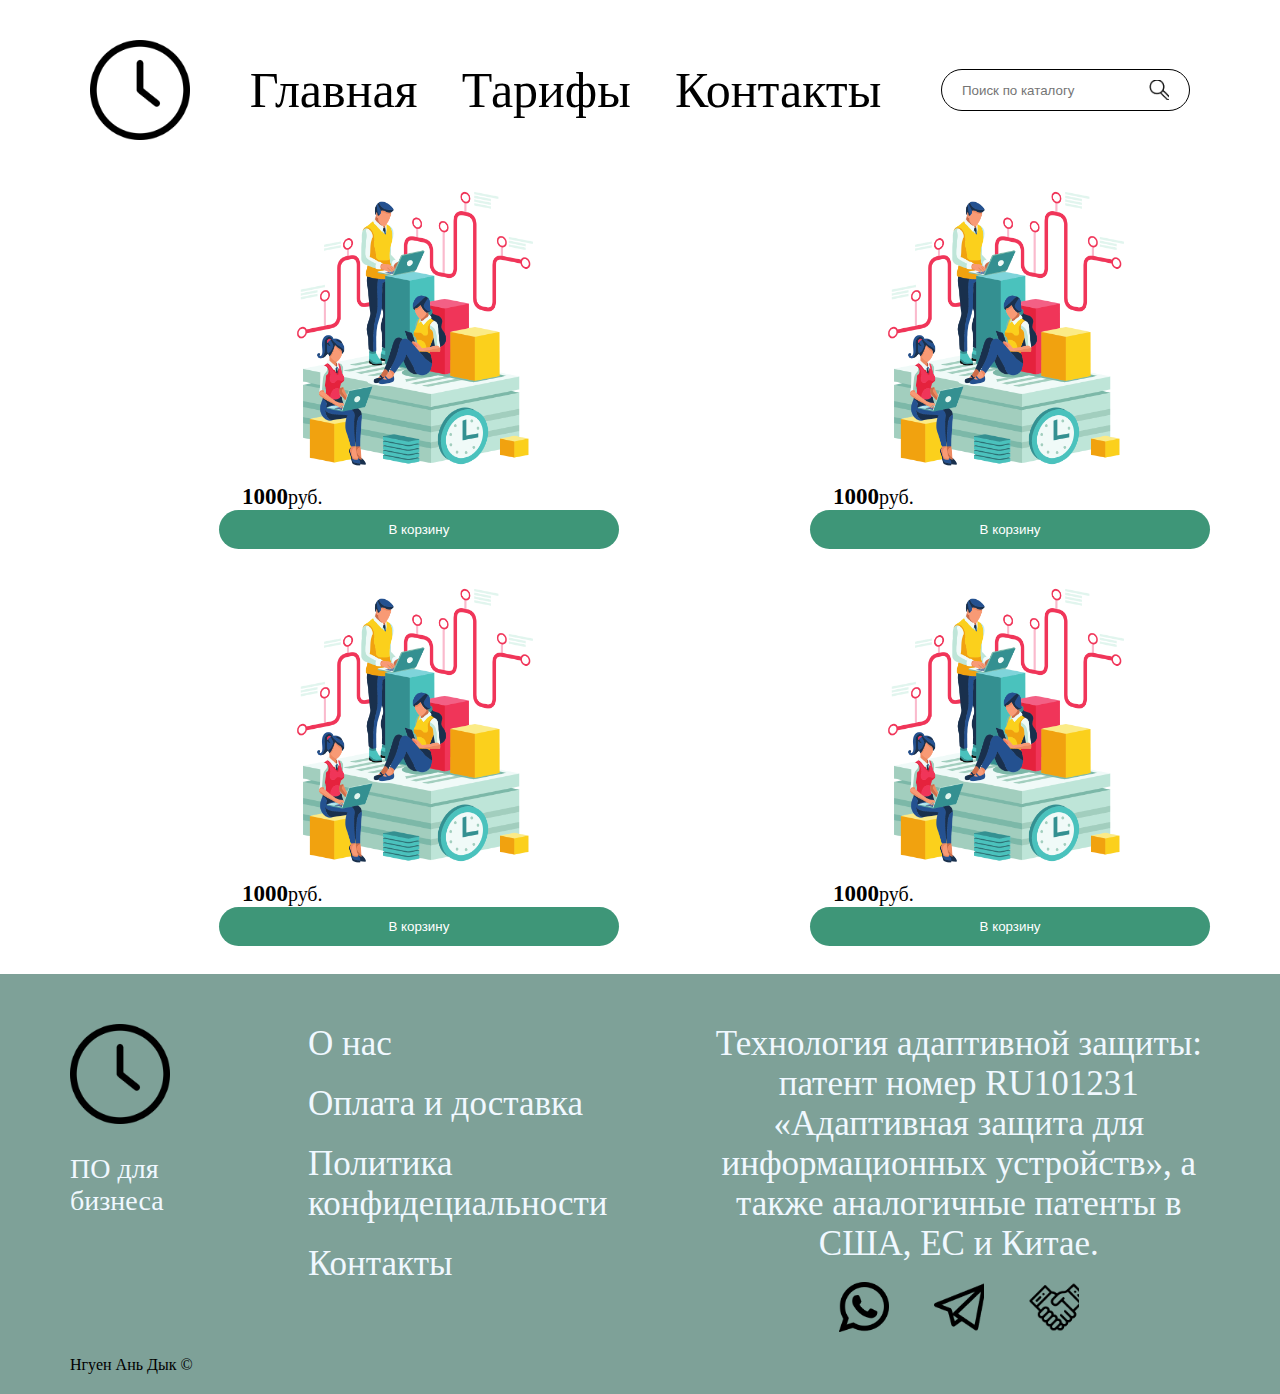
<file: index.html>
<!DOCTYPE html>
<html lang="ru">
<head>
    <meta charset="UTF-8">
    <title> Главная</title>
    <link rel="stylesheet" type="text/css" href="css/glavnay.css"/>
    <link rel="stylesheet" type="text/css" href="css/"/>
    <link rel="stylesheet" type="text/css" href="css/footer.css"/>
    <link rel="stylesheet" type="text/css" href="css/main.css"/>
</head>
<body>
    <header class='cantainer-fluid'>
        <div class='container d-flex'>
            <img src="image/image 11.png" alt='Logo' width="100" height="100"/>
            <nav class='menu'>
                <a href="#">Главная</a>
                <a href="#">Тарифы</a>
                <a href="#">Контакты</a>
            </nav>
            <form name='search' action='#' method = 'get'>
                <div class="d-flex">
                    <input type='text' name='search' placeholder='Поиск по каталогу'/>
                    <input type='submit' name='search' value=''/>
                </div>
            </form>
        </div>
    </header>

    <main class="container-fluid">
        <div class="container">
                <div class="block1 d-flex">
                    <nav class="menu">
                         <a href="#"></a>
                         <a href="#"></a>    
                         <a href="#"></a>    
                         <a href="#"></a>    
                         <a href="#"></a>    
                         <a href="#"></a>             
                    </nav>
                    <div class="items">
                        <div class="boxes d-flex">
                            <div class="box">
                                <figure>
                                    <img src="image/people.png" alt="tovar" width="400" height="300">
                                    <figcaption>
                                        <p><span class="price">1000</span>руб.</p>
                                    </figcaption>
                                    <button>В корзину</button>
                                </figure>
                            </div>
                            <div class="box">
                                <figure>
                                    <img src="image/people.png" alt="товар" width="400" height="300">
                                    <figcaption>
                                        <p><span class="price">1000</span>руб.</p>
                                    </figcaption>
                                    <button>В корзину</button>
                                </figure>
                            </div>
                            <div class="box">
                                <figure>
                                    <img src="image/people.png" alt="товар" width="400" height="300">
                                    <figcaption>
                                        <p><span class="price">1000</span>руб.</p>
                                    </figcaption>
                                    <button>В корзину</button>
                                </figure>
                            </div>
                            <div class="box">
                                <figure>
                                    <img src="image/people.png" alt="товар" width="400" height="300">
                                    <figcaption>
                                        <p><span class="price">1000</span>руб.</p>
                                    </figcaption>
                                    <button>В корзину</button>
                                </figure>
                            </div>
                        </div>
                    </div>
                </div>
        </div>
    </main>


















    <footer class="container-fluid">
        <div class="container d-flex">
            <div class="left d-flex">
                <figure>
                    <img src="image/image 11.png" alt='Logo' width="100" height="100">
                    <figcaption>
                        ПО для бизнеса
                    </figcaption>
                </figure>
                <nav>
                    <a href="index1.html">О нас</a>
                    <a href="#">Оплата и доставка</a>
                    <a href="index2.html">Политика конфидециальности</a>
                    <a href="#">Контакты</a>
                </nav>
           
            <div class="right d-flex">
                <div>
                    <p>
                        Технология адаптивной защиты: патент номер RU101231 «Адаптивная защита для информационных устройств», а
                        также аналогичные патенты в США, ЕС и Китае.
                    </p>
                    <a href="#" class ="box whatsup"></a>
                    <a href="#" class ="box telegram"></a>
                    <a href="#" class ="box vk"></a>
                </div>
            </div>
        </div>

        </div>
        <div class="container copyraghts">
            <p>Нгуен Ань Дык &copy;</p>

        </div>
    </footer>

</body>
</html>
</file>
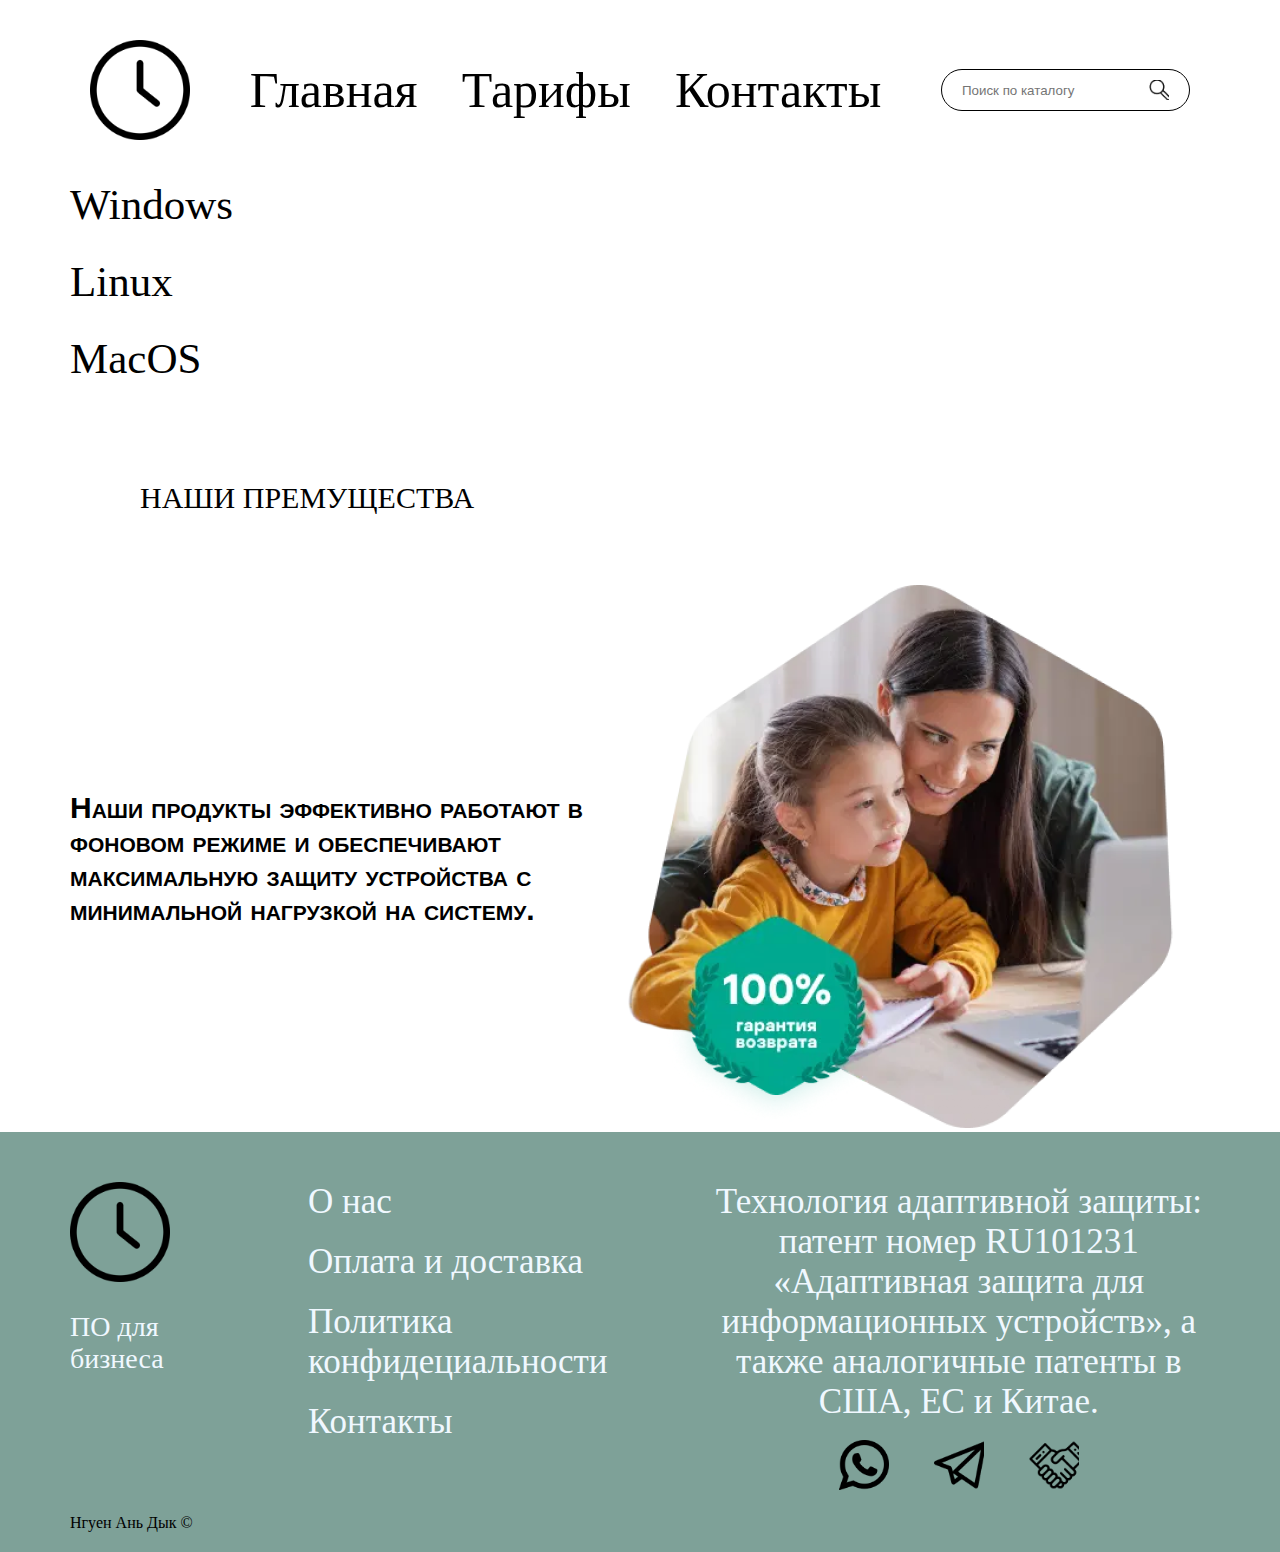
<file: index1.html>
<!DOCTYPE html>
<html lang="ru">
<head>
    <meta charset="UTF-8">
    <title> Главная</title>
    <link rel="stylesheet" type="text/css" href="css/glavnay.css"/>
    <link rel="stylesheet" type="text/css" href="css/header.css"/>
    <link rel="stylesheet" type="text/css" href="css/footer.css"/>
    <link rel="stylesheet" type="text/css" href="css/main.css"/>
</head>
<body>
    <header class='cantainer-fluid'>
        <div class='container d-flex'>
            <img src="image/image 11.png" alt='Logo' width="100" height="100"/>
            <nav class='menu'>
                <a href="index.html">Главная</a>
                <a href="#">Тарифы</a>
                <a href="#">Контакты</a>
            </nav>
            <form name='search' action='#' method = 'get'>
                <div class="d-flex">
                    <input type='text' name='search' placeholder='Поиск по каталогу'/>
                    <input type='submit' name='search' value=''/>
                </div>
            </form>
        </div>
    </header>

    <main class="container-fluid">
        <div class="container">
                <div class="block1 d-flex">
                    <nav class="menu">
                         <a href="#">Windows</a>
                         <a href="#">Linux</a>    
                         <a href="#">MacOS</a>    
                         <a href="#"></a>    
                         <a href="#"></a>    
                         <a href="#"></a>             
                    </nav>
                    <div class="items">

                    </div>
                </div>
                <div class="adv">
                    <h2>НАШИ ПРЕМУЩЕСТВА</h2>
                    <div class="d-flex">
                        <div>
                            <div> 
                                <p>Наши продукты эффективно работают в фоновом режиме и обеспечивают максимальную защиту устройства с минимальной нагрузкой на систему. </p>
                            </div>
                        </div>
                        <div>
                            <figure>
                                <img src="image/child.png" alt="adv">
                            </figure>
                        </div>
                    </div>
                </div>
        </div>
    </main>


















    <footer class="container-fluid">
        <div class="container d-flex">
            <div class="left d-flex">
                <figure>
                    <img src="image/image 11.png" alt='Logo' width="100" height="100">
                    <figcaption>
                        ПО для бизнеса
                    </figcaption>
                </figure>
                <nav>
                    <a href="#">О нас</a>
                    <a href="#">Оплата и доставка</a>
                    <a href="#">Политика конфидециальности</a>
                    <a href="#">Контакты</a>
                </nav>
           
            <div class="right">
                <div>
                    <p>
                        Технология адаптивной защиты: патент номер RU101231 «Адаптивная защита для информационных устройств», а
                        также аналогичные патенты в США, ЕС и Китае.
                    </p>
                    <a href="#" class ="box whatsup"></a>
                    <a href="#" class ="box telegram"></a>
                    <a href="#" class ="box vk"></a>
                </div>
            </div>
        </div>

        </div>
        <div class="container copyraghts">
            <p>Нгуен Ань Дык &copy;</p>

        </div>
    </footer>

</body>
</html>
</file>
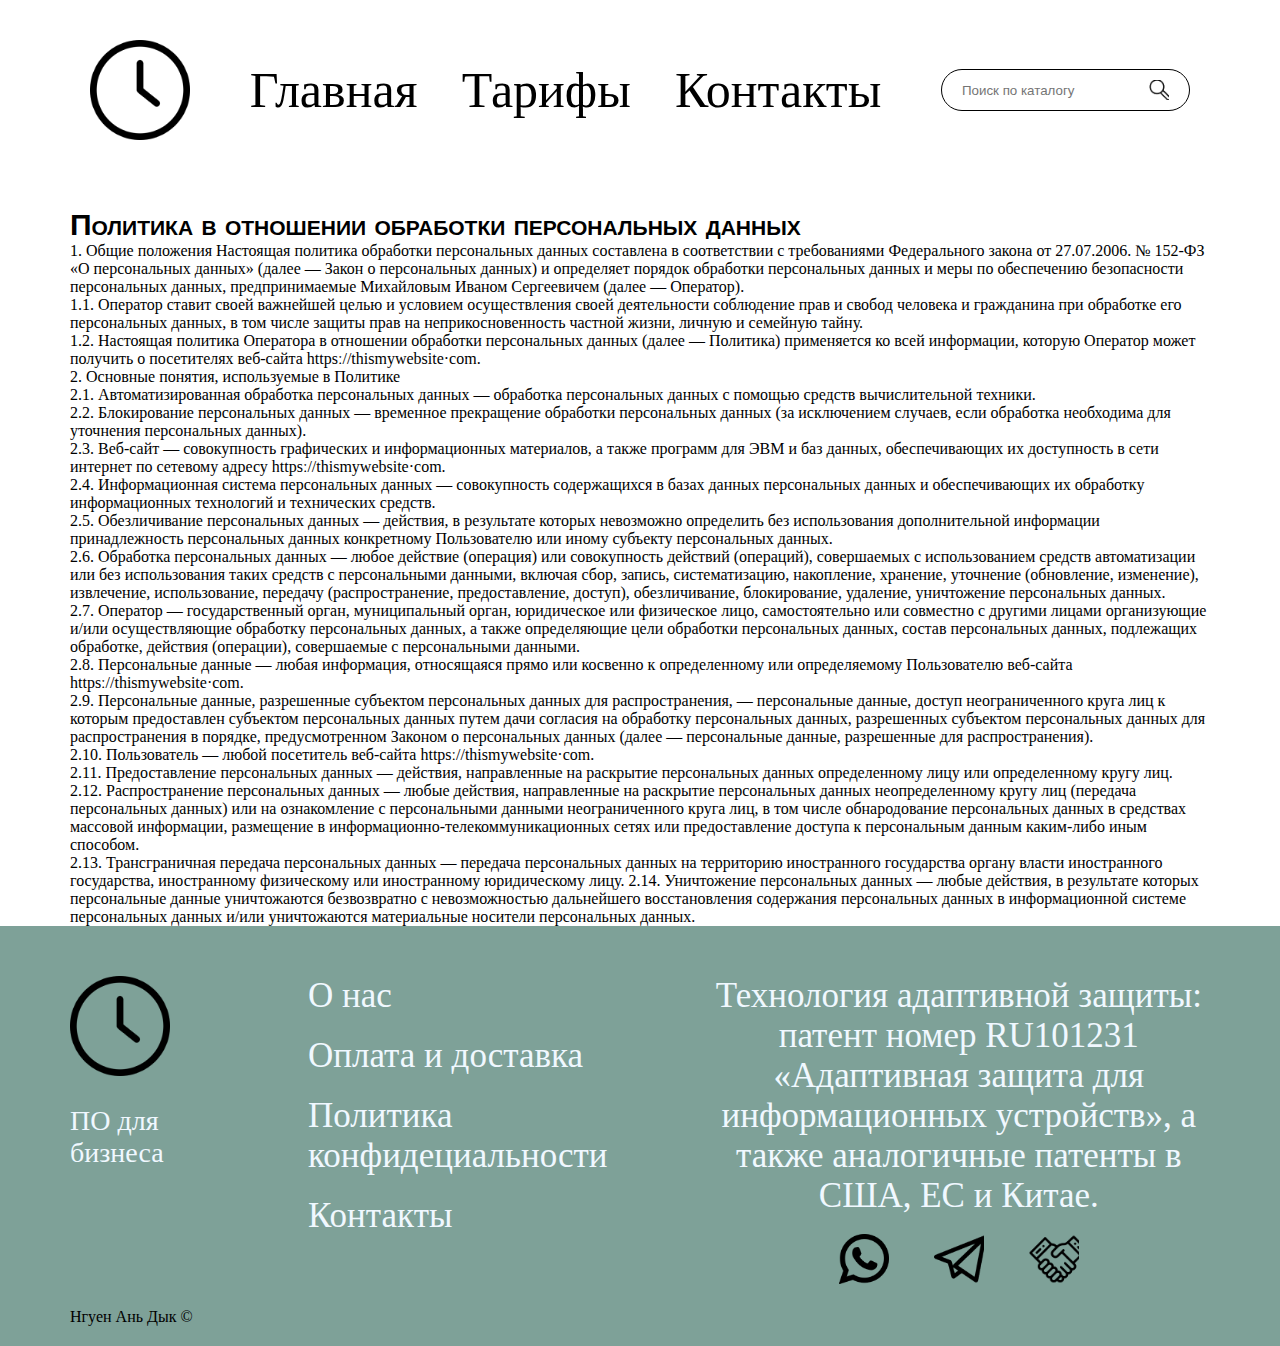
<file: index2.html>
<!DOCTYPE html>
<html lang="ru">
<head>
    <meta charset="UTF-8">
    <title> Главная</title>
    <link rel="stylesheet" type="text/css" href="css/glavnay.css"/>
    <link rel="stylesheet" type="text/css" href="css/header.css"/>
    <link rel="stylesheet" type="text/css" href="css/footer.css"/>
    <link rel="stylesheet" type="text/css" href="css/main.css"/>
</head>
<body>
    <header class='cantainer-fluid'>
        <div class='container d-flex'>
            <img src="image/image 11.png" alt='Logo' width="100" height="100"/>
            <nav class='menu'>
                <a href="index.html">Главная</a>
                <a href="#">Тарифы</a>
                <a href="#">Контакты</a>
            </nav>
            <form name='search' action='#' method = 'get'>
                <div class="d-flex">
                    <input type='text' name='search' placeholder='Поиск по каталогу'/>
                    <input type='submit' name='search' value=''/>
                </div>
            </form>
        </div>
    </header>

    <main class="container-fluid">
        <div class="container">
                <div class="block1 d-flex">
                    <nav class="menu">
                         <a href="#"></a>
                         <a href="#"></a>    
                         <a href="#"></a>    
                         <a href="#"></a>    
                         <a href="#"></a>    
                         <a href="#"></a>             
                    </nav>
                    <div class="items">

                    </div>
                </div>
                <div class="adv">
                    
                    <div class="d-flex">
                        <div>
                            <div> 
                                <p>
                                    Политика в отношении обработки персональных данных
                                    <p></p>1. Общие положения
                                    Настоящая политика обработки персональных данных составлена в соответствии с требованиями Федерального закона от 27.07.2006. № 152-ФЗ «О персональных данных» (далее — Закон о персональных данных) и определяет порядок обработки персональных данных и меры по обеспечению безопасности персональных данных, предпринимаемые Михайловым Иваном Сергеевичем (далее — Оператор).
                                    <p></p>1.1. Оператор ставит своей важнейшей целью и условием осуществления своей деятельности соблюдение прав и свобод человека и гражданина при обработке его персональных данных, в том числе защиты прав на неприкосновенность частной жизни, личную и семейную тайну.
                                    <p></p>1.2. Настоящая политика Оператора в отношении обработки персональных данных (далее — Политика) применяется ко всей информации, которую Оператор может получить о посетителях веб-сайта httpsː//thismywebsite·com.
                                    <p></p>2. Основные понятия, используемые в Политике
                                    <p></p>2.1. Автоматизированная обработка персональных данных — обработка персональных данных с помощью средств вычислительной техники.
                                    <p></p>2.2. Блокирование персональных данных — временное прекращение обработки персональных данных (за исключением случаев, если обработка необходима для уточнения персональных данных).
                                    <p></p>2.3. Веб-сайт — совокупность графических и информационных материалов, а также программ для ЭВМ и баз данных, обеспечивающих их доступность в сети интернет по сетевому адресу httpsː//thismywebsite·com.
                                    <p></p>2.4. Информационная система персональных данных — совокупность содержащихся в базах данных персональных данных и обеспечивающих их обработку информационных технологий и технических средств.
                                    <p></p>2.5. Обезличивание персональных данных — действия, в результате которых невозможно определить без использования дополнительной информации принадлежность персональных данных конкретному Пользователю или иному субъекту персональных данных.
                                    <p></p>2.6. Обработка персональных данных — любое действие (операция) или совокупность действий (операций), совершаемых с использованием средств автоматизации или без использования таких средств с персональными данными, включая сбор, запись, систематизацию, накопление, хранение, уточнение (обновление, изменение), извлечение, использование, передачу (распространение, предоставление, доступ), обезличивание, блокирование, удаление, уничтожение персональных данных.
                                    <p></p>2.7. Оператор — государственный орган, муниципальный орган, юридическое или физическое лицо, самостоятельно или совместно с другими лицами организующие и/или осуществляющие обработку персональных данных, а также определяющие цели обработки персональных данных, состав персональных данных, подлежащих обработке, действия (операции), совершаемые с персональными данными.
                                    <p></p>2.8. Персональные данные — любая информация, относящаяся прямо или косвенно к определенному или определяемому Пользователю веб-сайта httpsː//thismywebsite·com.
                                    <p></p>2.9. Персональные данные, разрешенные субъектом персональных данных для распространения, — персональные данные, доступ неограниченного круга лиц к которым предоставлен субъектом персональных данных путем дачи согласия на обработку персональных данных, разрешенных субъектом персональных данных для распространения в порядке, предусмотренном Законом о персональных данных (далее — персональные данные, разрешенные для распространения).
                                    <p></p>2.10. Пользователь — любой посетитель веб-сайта httpsː//thismywebsite·com.
                                    <p></p>2.11. Предоставление персональных данных — действия, направленные на раскрытие персональных данных определенному лицу или определенному кругу лиц.
                                    <p></p>2.12. Распространение персональных данных — любые действия, направленные на раскрытие персональных данных неопределенному кругу лиц (передача персональных данных) или на ознакомление с персональными данными неограниченного круга лиц, в том числе обнародование персональных данных в средствах массовой информации, размещение в информационно-телекоммуникационных сетях или предоставление доступа к персональным данным каким-либо иным способом.
                                    <p></p>2.13. Трансграничная передача персональных данных — передача персональных данных на территорию иностранного государства органу власти иностранного государства, иностранному физическому или иностранному юридическому лицу.
                                    2.14. Уничтожение персональных данных — любые действия, в результате которых персональные данные уничтожаются безвозвратно с невозможностью дальнейшего восстановления содержания персональных данных в информационной системе персональных данных и/или уничтожаются материальные носители персональных данных.
                                    </p>
                            </div>
                        </div>
                        <div>

                        </div>
                    </div>
                </div>
        </div>
    </main>


















    <footer class="container-fluid">
        <div class="container d-flex">
            <div class="left d-flex">
                <figure>
                    <img src="image/image 11.png" alt='Logo' width="100" height="100">
                    <figcaption>
                        ПО для бизнеса
                    </figcaption>
                </figure>
                <nav>
                    <a href="#">О нас</a>
                    <a href="#">Оплата и доставка</a>
                    <a href="#">Политика конфидециальности</a>
                    <a href="#">Контакты</a>
                </nav>
           
            <div class="right">
                <div>
                    <p>
                        Технология адаптивной защиты: патент номер RU101231 «Адаптивная защита для информационных устройств», а
                        также аналогичные патенты в США, ЕС и Китае.
                    </p>
                    <a href="#" class ="box whatsup"></a>
                    <a href="#" class ="box telegram"></a>
                    <a href="#" class ="box vk"></a>
                </div>
            </div>
        </div>

        </div>
        <div class="container copyraghts">
            <p>Нгуен Ань Дык &copy;</p>

        </div>
    </footer>

</body>
</html>
</file>
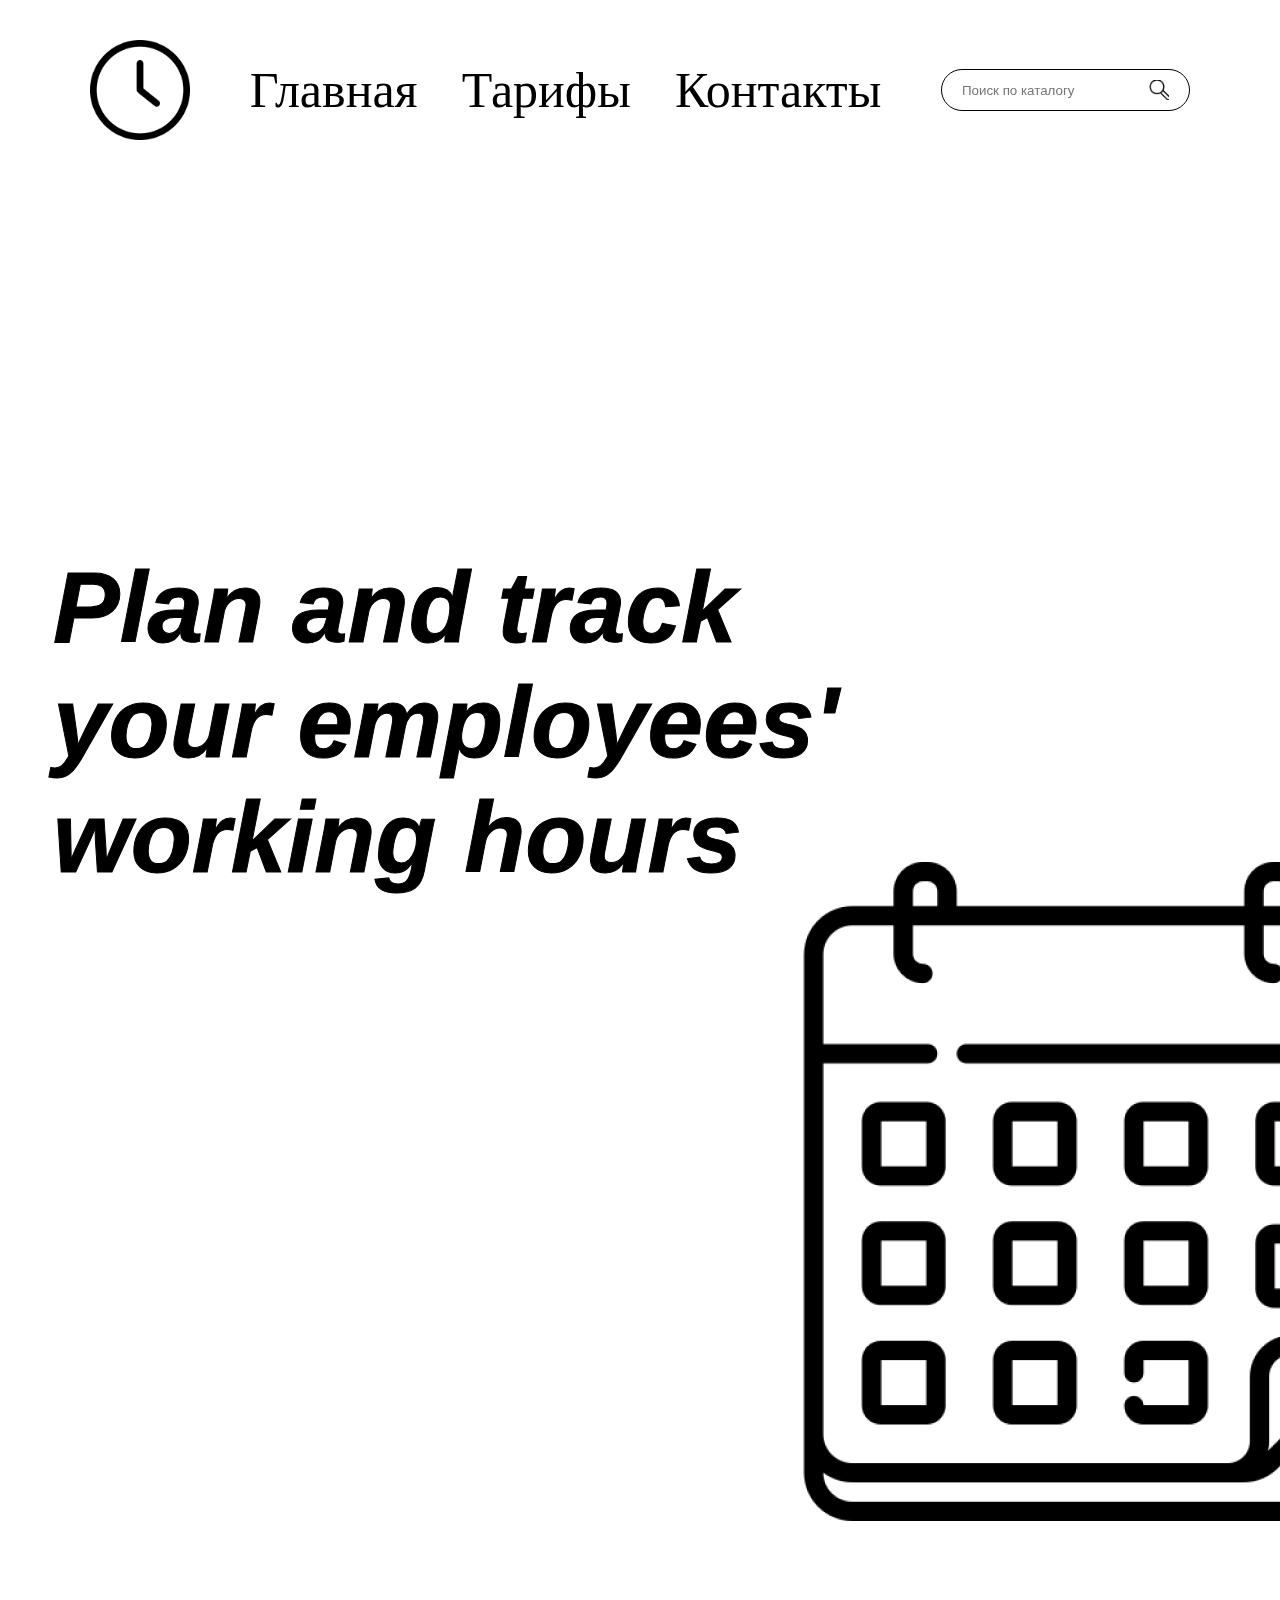
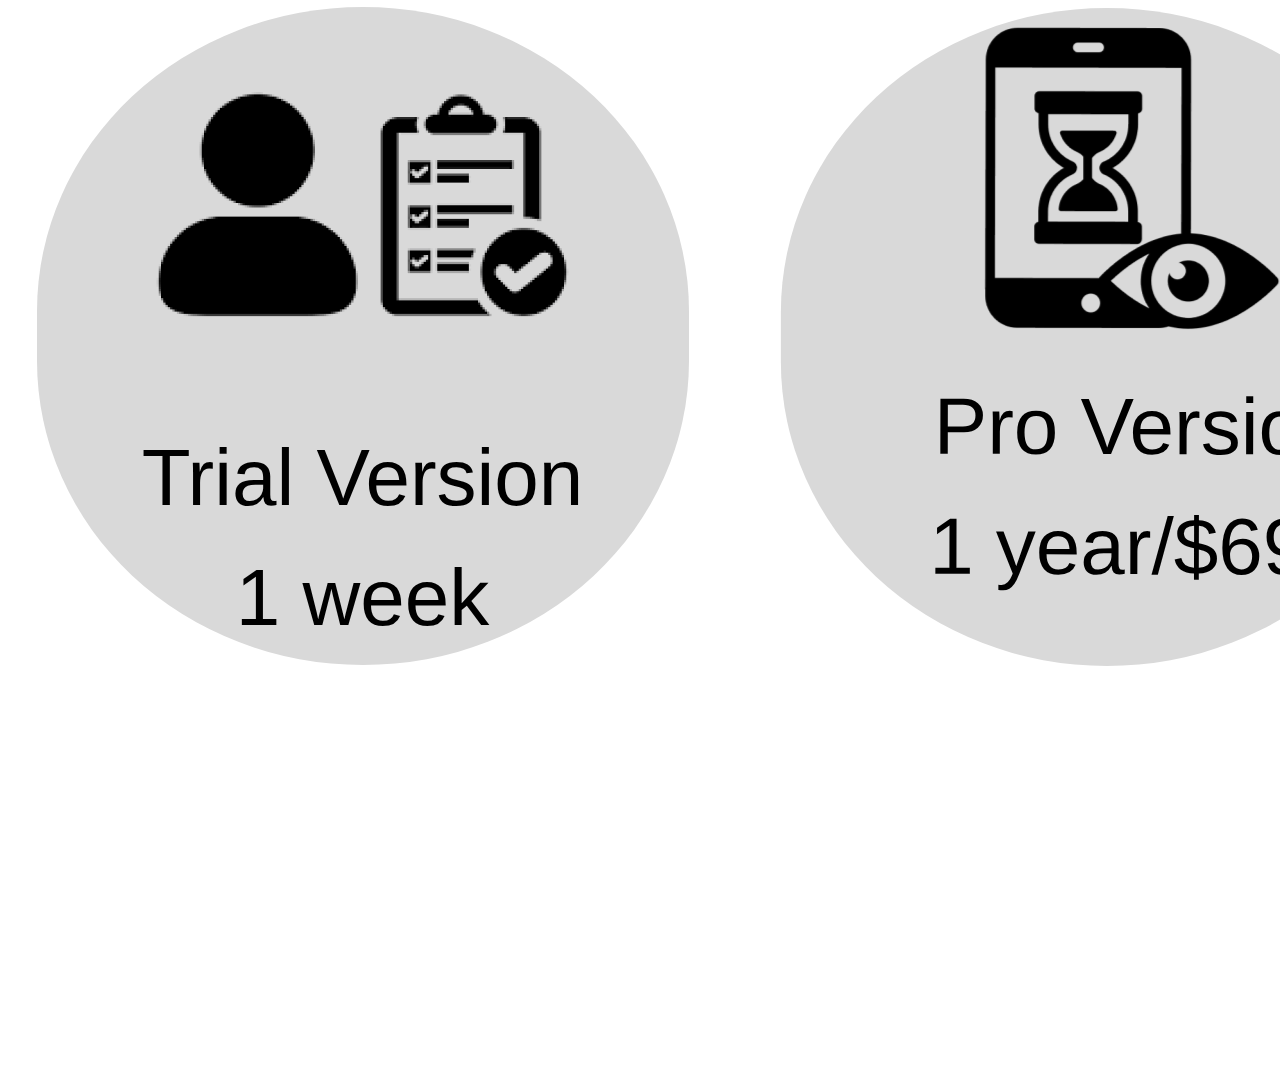
<file: prob.html>
<!DOCTYPE html>
<html lang="ru">
<head>
    <meta charset="UTF-8">
    <title> Главная</title>
    <link rel="stylesheet" type="text/css" href="css/glavnay.css"/>
    <link rel="stylesheet" type="text/css" href="css/header.css"/>
    <link rel="stylesheet" type="text/css" href="css/footer.css"/>
    <link rel="stylesheet" type="text/css" href="css/prob.css"/>
</head>
<body>
    <header class='cantainer-fluid'>
        <div class='container d-flex'>
            <img src="image/image 11.png" alt='Logo' width="100" height="100"/>
            <nav class='menu'>
                <a href="#">Главная</a>
                <a href="#">Тарифы</a>
                <a href="#">Контакты</a>
            </nav>
            <form name='search' action='#' method = 'get'>
                <div class="d-flex">
                    <input type='text' name='search' placeholder='Поиск по каталогу'/>
                    <input type='submit' name='search' value=''/>
                </div>
            </form>
        </div>

    </header>
    <div class="div">
        <div class="overlap">
          <p class="plan-and-track-your">Plan and track your employees&#39; working hours</p>
          <img class="element" src="image/2370264 1.png" />
        </div>
        <div class="overlap-group-wrapper">
          <div class="overlap-group">
            <img class="image" src="image/image 1.png" />
            <div class="text-wrapper">Trial Version 1 week</div>
            <div class="ellipse"></div>
          </div>
        </div>
        <div class="overlap-wrapper">
          <div class="overlap-2">
            <img class="img" src="image/image 7.png" />
            <div class="text-wrapper-2">Pro Version 1 year/$699</div>
            <div class="ellipse-2"></div>
          </div>
        </div>
    </div>
</body>
</html>
</file>
<file: css/glavnay.css>
*{
    box-sizing: border-box;
    margin: 0;
    padding: 0;
}

.container-fluid{
    width: 100%;
}

.container{
    max-width: 1140px;
    margin: 0 auto;
}
.d-flex{
    display: flex;
    justify-content: space-between;
    align-items: center;
}
header > .container{
    padding: 40px 20px;
}   

header .container .menu a{
    font-size: 50px;
    text-decoration: none;
    color: black;
    margin: 0 20px;
}   
header .container .menu a:hover,
header .container .menu a:active
{
 color: rgb(93, 226, 175);
 font-weight: 600;
 padding-bottom: 7px;
 border-bottom: 3px solid rgb(93, 226, 175);
}

header form div {
    justify-content: center;
    padding: 10px 20px;
    border: 1px solid rgb(0, 0, 0);
    border-radius: 50px;
}

header form div input[type='text']
{
    border: none;
    margin-right: 10px;
}
header form div input[type='submit']{
    background: url(/image/image12.png) no-repeat;
    background-size: cover;
    width: 20px;
    height: 20px;
    border: none;
}
header form div input[type='submit']:hover{
    cursor: pointer;
}

footer {
    background-color: rgb(126, 161, 152);
    padding-top: 50px;
    padding-bottom: 20px;
}
footer .left figure figcaption {
    color: aliceblue;
    font-size: 28px;
    margin-top: 25px;
    width: 138px;
}
footer .left {
    align-items: flex-start;
}
footer .left nav{
    margin-left: 100px;
}
footer .left nav a{
    display: block;
    font-size: 35px;
    color: aliceblue;
    margin-bottom: 20px;
    text-decoration: none;
}
footer .left nav a:hover, footer .left nav a.active {
    color: black;
}
footer .right > div {
    text-align: center;
    color: aliceblue;
    font-size: 35px;
    margin-bottom: 15px;
    margin-left: 100px;
}
footer .right .box {
    width: 50px;
    height: 50px;
    display: inline-block;
    margin: 18px 18px 0;
}
footer .right .whatsup {
    background: url(/image/154858\ 1.png) no-repeat;
    background-size: cover;
}
footer .right .telegram {
    background: url(/image/87413\ 1.png) no-repeat;
    background-size: cover;
}
footer .right .vk {
    background: url(/image/image\ 10.png) no-repeat;
    background-size: cover;
}
footer .copyrights {
    color: black;
    font-size: 25px;
    margin-top: 60px;
    text-align: center;
}
</file>
<file: css/footer.css>
/*>=1200 px
992-1199 px
768-991 px
576-768 px
460-576 px
414-460 px
375-413 px
320-374 px
*/
</file>
<file: css/main.css>
.block1 {
    justify-content: left;
}
.block1 .menu{
    width: 200px;
}

.block1 .menu a {
    display: block;
    text-decoration: none;
    color: black;
    font-size: 43px;
    margin-bottom: 28px;
}

.block1 .menu a:hover {
    color: aquamarine;
    font-weight: bold;
}
.block1 .items .boxes {
    flex-wrap: wrap;
}
.block1 .items .boxes .box{
    margin-bottom: 28px;
}
.block1 .items {
    padding-left: 25px;
}

.block1 figure figcaption {
    padding-left: 23px;
    color: black;
}
.block1 figure figcaption p{
    font-size: 20px;
}
.block1 figure figcaption p span{
    font-size: 23px;
    font-weight: 600;
}
.block1 figure title{
    color: black;
    font-size: 20px;
    padding-left: 23px;
    margin-top: 1opx;
}
.box button{
    width: 100%;
    padding: 12px;
    border-radius: 20px;
    background-color: rgb(62, 150, 120);
    color: #fff;
    border: none;
}
.adv div p {
    font-size: 30px;
    color: black;
    font: small-caps bold 30px sans-serif;
}
.adv h2 {
    color: black;
    font-size: 30px;
    font-weight: 300;
    margin: 70px;
    font: Impact, fantasy;
}

@media screen and  (max-width: 576px){

    main .box {
        width: 300px;
    }
}

@media screen and  (max-width: 460px){
    
    main .box {
        width: 200px;
    }
    .box img{
        width: 90%;
        height: 90%;
    }
}
</file>
<file: css/header.css>
/*>=1200 px
992-1199 px
768-991 px
576-768 px
460-576 px
414-460 px
375-413 px
320-374 px
*/
@media screen  and (max-width: 1199px){
    
    header form div {
        width: 150px;
    }
}
@media screen  and (max-width: 991px){
    
    header > .container {
        flex-wrap: wrap;
        justify-content: center;
    }
    header form div {
        width: 260px;
    }
    header > .container form, header > .container .cart {
        margin-top: 15px;
    }
}
@media screen  and (max-width: 768px){
    header .menu {
        margin: 15px 0;
    }
    header .container .menu a{
        margin: 0 10px;
    }
}
@media screen  and (max-width: 768px){
    footer .right p{
        font-size: 18px; 
        
    }
    footer div .left a{
        font-size: 18px;
        display: none;
    }
    footer div .left img{
        margin-left: 20px;
        width: 50%;
        height: 50%;
    }
    footer div .left figcaption{
        margin-left: 20px;
        font-size: 20px;
        width: 90px;
    }
}

@media screen and  (max-width: 576px){
    footer .right p{
        font-size: 20px; 
        text-align: left;
    }
    footer div .left a{
        font-size: 20px;
        display: none;
    }
    footer div .left img{
        width: 50%;
        height: 50%;
    }
    footer div .left figcaption{
        font-size: 20px;
        width: 100px;
    }
    footer .right > div {
        margin-left: 0px;
    }
}
@media screen and  (max-width: 460px){
    footer .right p{
        font-size: 20px; 
        text-align: left;
    }
    footer div .left a{
        font-size: 20px;
        display: none;
    }
    footer div .left img{
        width: 50%;
        height: 50%;
    }
    footer div .left figcaption{
        font-size: 20px;
        width: 100px;
    }
    footer .right > div {
        margin-left: 0px;
    }
    
}
@media screen and  (max-width: 320px){
    footer .right p{
        font-size: 10px; 
        text-align: left;
    }
    footer div .left a{
        font-size: 20px;
        display: none;
    }
    footer div .left img{
        width: 50%;
        height: 50%;
    }
    footer div .left figcaption{
        font-size: 20px;
        width: 100px;
    }
    footer .right > div {
        margin-left: 0px;
    }
    footer .right .whatsup{
        width: 30PX;
        height: 30PX;
    }
    footer .right .telegram{
        width: 30PX;
        height: 30PX;
    }
    footer .right .vk{
        width: 30PX;
        height: 30PX;
    }
}
</file>
<file: css/prob.css>
.frame {
    background-color: #ffffff;
    display: flex;
    flex-direction: row;
    justify-content: center;
    width: 100%;
  }
  
 .div {
    background-color: #ffffff;
    overflow: hidden;
    width: 1440px;
    height: 2500px;
    position: relative;
  }
  
  .overlap {
    position: absolute;
    width: 1350px;
    height: 971px;
    top: 370px;
    left: 53px;
  }
  
 .plan-and-track-your {
    position: absolute;
    width: 867px;
    top: 0;
    left: 0;
    -webkit-text-stroke: 1px #000000;
    font-family: "Inter-BoldItalic", Helvetica;
    font-weight: 700;
    font-style: italic;
    color: #000000;
    font-size: 100px;
    letter-spacing: 0;
    line-height: normal;
  }
  
 .element {
    position: absolute;
    width: 605px;
    height: 659px;
    top: 312px;
    left: 745px;
    object-fit: cover;
  }
  
 .overlap-group-wrapper {
    position: absolute;
    width: 711px;
    height: 684px;
    top: 1389px;
    left: 7px;
  }
  
  .overlap-group {
    position: relative;
    width: 652px;
    height: 608px;
    top: 38px;
    left: 30px;
    border-radius: 326px/304px;
  }
  
.image {
    position: absolute;
    width: 489px;
    height: 389px;
    top: 23px;
    left: 81px;
    object-fit: cover;
  }
  
 .text-wrapper {
    position: absolute;
    width: 459px;
    height: 136px;
    top: 411px;
    left: 96px;
    font-family: "Francois One-Regular", Helvetica;
    font-weight: 400;
    color: #000000;
    font-size: 80px;
    text-align: center;
    letter-spacing: 0;
    line-height: 120px;

  }
  
.ellipse {
    top: 0;
    left: 0;
    position: absolute;
    width: 652px;
    height: 658px;
    background-color: #d9d9d9;
    border-radius: 326px/304px;
    mix-blend-mode: multiply;
  }
  
.overlap-wrapper {
    position: absolute;
    width: 766px;
    height: 693px;
    top: 1342px;
    left: 718px;
    transform: rotate(0.11deg);
  }
  
 .overlap-2 {
    position: relative;
    width: 653px;
    height: 609px;
    top: 85px;
    left: 62px;
  }
  
.img {
    position: absolute;
    width: 330px;
    height: 316px;
    top: 13px;
    left: 187px;
    transform: rotate(-0.11deg);
    object-fit: cover;
  }
  
.text-wrapper-2 {
    position: absolute;
    width: 444px;
    height: 173px;
    top: 360px;
    left: 139px;
    font-family: "Francois One-Regular", Helvetica;
    font-weight: 400;
    color: #000000;
    font-size: 80px;
    text-align: center;
    letter-spacing: 0;
    line-height: 120px;
  }
  
 .ellipse-2 {
    top: 1px;
    left: 1px;
    transform: rotate(-0.11deg);
    position: absolute;
    width: 652px;
    height: 658px;
    background-color: #d9d9d9;
    border-radius: 326px/304px;
    mix-blend-mode: multiply;
  }
  
 .overlap-3 {
    position: absolute;
    width: 1594px;
    height: 261px;
    top: 2239px;
    left: -92px;
  }
  
.div-wrapper {
    position: absolute;
    width: 1594px;
    height: 261px;
    top: 0;
    left: 0;
  }
  
.overlap-4 {
    position: relative;
    width: 1630px;
    height: 261px;
    left: -36px;
  }
  
.rectangle {
    position: absolute;
    width: 1533px;
    height: 261px;
    top: 0;
    left: 92px;
    background-color: #737171;
  }
  
.image-2 {
    position: absolute;
    width: 73px;
    height: 63px;
    top: 58px;
    left: 1505px;
    object-fit: cover;
  }
  
 .p {
    position: absolute;
    width: 1183px;
    height: 86px;
    top: 46px;
    left: 97px;
    font-family: "Adamina-Regular", Helvetica;
    font-weight: 400;
    color: #000000;
    font-size: 25px;
    text-align: center;
    letter-spacing: 0;
    line-height: 37.5px;
  }
  
.text-wrapper-3 {
    position: absolute;
    width: 645px;
    height: 40px;
    top: 184px;
    left: 0;
    font-family: "Adamina-Regular", Helvetica;
    font-weight: 400;
    color: #000000;
    font-size: 22px;
    text-align: center;
    letter-spacing: 0;
    line-height: 33px;
  }
  
.text-wrapper-4 {
    position: absolute;
    width: 645px;
    height: 40px;
    top: 184px;
    left: 310px;
    font-family: "Adamina-Regular", Helvetica;
    font-weight: 400;
    color: #000000;
    font-size: 22px;
    text-align: center;
    letter-spacing: 0;
    line-height: 33px;
  }
  
 .text-wrapper-5 {
    position: absolute;
    width: 255px;
    height: 40px;
    top: 184px;
    left: 711px;
    font-family: "Adamina-Regular", Helvetica;
    font-weight: 400;
    color: #000000;
    font-size: 22px;
    text-align: center;
    letter-spacing: 0;
    line-height: 33px;
  }
  
.text-wrapper-6 {
    position: absolute;
    width: 329px;
    height: 66px;
    top: 171px;
    left: 1301px;
    font-family: "Inter-Medium", Helvetica;
    font-weight: 500;
    color: #000000;
    font-size: 22px;
    text-align: center;
    letter-spacing: -0.24px;
    line-height: 24px;
  }
  
.rectangle-2 {
    position: absolute;
    width: 291px;
    height: 53px;
    top: 178px;
    left: 1009px;
    background-color: #d9d9d9;
    border-radius: 26.5px;
  }
  
 .text-wrapper-7 {
    position: absolute;
    width: 292px;
    height: 54px;
    top: 176px;
    left: 1009px;
    font-family: "Adamina-Regular", Helvetica;
    font-weight: 400;
    color: #8f8888;
    font-size: 22px;
    text-align: center;
    letter-spacing: 0;
    line-height: 33px;
  }
  
 .image-3 {
    position: absolute;
    width: 26px;
    height: 24px;
    top: 196px;
    left: 1259px;
    object-fit: cover;
  }
  
  .element-2 {
    position: absolute;
    width: 70px;
    height: 67px;
    top: 56px;
    left: 1416px;
    object-fit: cover;
  }
  
   .element-3 {
    position: absolute;
    width: 70px;
    height: 70px;
    top: 56px;
    left: 1282px;
    object-fit: cover;
  }
  
   .overlap-wrapper-2 {
    position: absolute;
    width: 1177px;
    height: 6907px;
    top: 36px;
    left: -82px;
  }
  
.overlap-5 {
    position: relative;
    width: 1133px;
    height: 154px;
    top: -8px;
  }
  
 .text-wrapper-8 {
    position: absolute;
    width: 1112px;
    top: 7px;
    left: 0;
    font-family: "Figma Hand-Bold", Helvetica;
    font-weight: 700;
    color: #0b1711;
    font-size: 80px;
    text-align: center;
    letter-spacing: 0;
    line-height: 120px;
  }
  
.image-4 {
    position: absolute;
    width: 130px;
    height: 130px;
    top: 0;
    left: 1003px;
    object-fit: cover;
  }
  
  .container-fluid{
    width: 100%;
  }

  .div-2 {
    position: absolute;
    width: 1468px;
    height: 124px;
    top: 192px;
    left: 0;
    background-color: #d9d9d9;
  }
  
   .image-5 {
    position: absolute;
    width: 83px;
    height: 83px;
    top: 20px;
    left: 1315px;
  }
  
   .overlap-6 {
    position: absolute;
    width: 397px;
    height: 33px;
    top: 47px;
    left: 752px;
  }
  
   .text-wrapper-9 {
    position: absolute;
    width: 220px;
    top: 1px;
    left: 0;
    font-family: "Inter-Light", Helvetica;
    font-weight: 300;
    color: #333333;
    font-size: 50px;
    letter-spacing: -0.95px;
    line-height: 32px;
  }
  
   .text-wrapper-10 {
    position: absolute;
    width: 177px;
    top: 0;
    left: 220px;
    font-family: "Inter-Light", Helvetica;
    font-weight: 300;
    color: #333333;
    font-size: 50px;
    letter-spacing: -0.95px;
    line-height: 32px;
  }
  
   .text-wrapper-11 {
    position: absolute;
    width: 129px;
    top: 47px;
    left: 1149px;
    font-family: "Inter-Light", Helvetica;
    font-weight: 300;
    color: #333333;
    font-size: 50px;
    letter-spacing: -0.95px;
    line-height: 32px;
  }
  
   .text-wrapper-12 {
    position: absolute;
    width: 205px;
    top: 45px;
    left: 54px;
    font-family: "Inter-Light", Helvetica;
    font-weight: 300;
    color: #000000;
    font-size: 50px;
    letter-spacing: -0.95px;
    line-height: 32px;
    white-space: nowrap;
  }
  
   .text-wrapper-13 {
    position: absolute;
    width: 207px;
    top: 42px;
    left: 297px;
    font-family: "Inter-Light", Helvetica;
    font-weight: 300;
    color: #000000;
    font-size: 50px;
    letter-spacing: -0.95px;
    line-height: 32px;
    white-space: nowrap;
  }
  
   .text-wrapper-14 {
    position: absolute;
    width: 195px;
    top: 45px;
    left: 518px;
    font-family: "Inter-Light", Helvetica;
    font-weight: 300;
    color: #000000;
    font-size: 50px;
    letter-spacing: -0.95px;
    line-height: 32px;
  }
</file>
